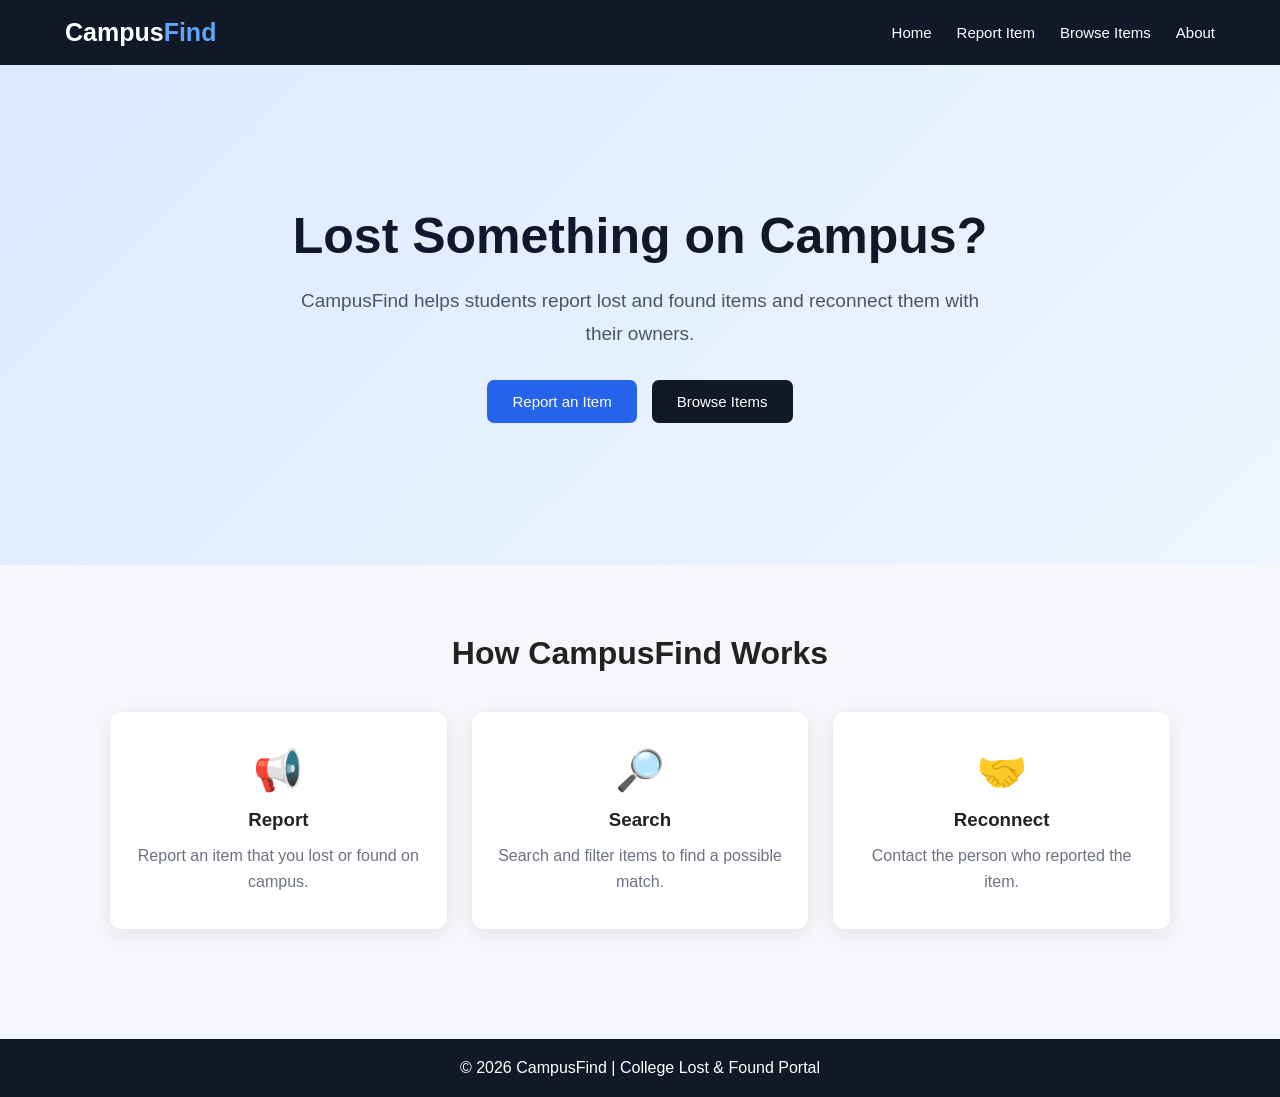
<file: index.html>
<!DOCTYPE html>
<html lang="en">
<head>
    <meta charset="UTF-8">
    <meta name="viewport" content="width=device-width, initial-scale=1.0">

    <title>CampusFind - College Lost & Found</title>

    <link rel="stylesheet" href="css/style.css">
</head>

<body>

    <!-- Navigation -->
    <header>
        <nav class="navbar">

            <div class="logo">
                Campus<span>Find</span>
            </div>

            <div class="nav-links">
                <a href="index.html">Home</a>
                <a href="report.html">Report Item</a>
                <a href="items.html">Browse Items</a>
                <a href="about.html">About</a>
            </div>

        </nav>
    </header>


    <!-- Hero Section -->
    <section class="hero">

        <div class="hero-content">

            <h1>Lost Something on Campus?</h1>

            <p>
                CampusFind helps students report lost and found
                items and reconnect them with their owners.
            </p>

            <div class="hero-buttons">

                <a href="report.html" class="btn">
                    Report an Item
                </a>

                <a href="items.html" class="btn secondary-btn">
                    Browse Items
                </a>

            </div>

        </div>

    </section>


    <!-- Features -->
    <section class="features">

        <h2>How CampusFind Works</h2>

        <div class="feature-container">

            <div class="feature-card">
                <div class="feature-icon">📢</div>
                <h3>Report</h3>
                <p>
                    Report an item that you lost or found on campus.
                </p>
            </div>


            <div class="feature-card">
                <div class="feature-icon">🔎</div>
                <h3>Search</h3>
                <p>
                    Search and filter items to find a possible match.
                </p>
            </div>


            <div class="feature-card">
                <div class="feature-icon">🤝</div>
                <h3>Reconnect</h3>
                <p>
                    Contact the person who reported the item.
                </p>
            </div>

        </div>

    </section>


    <!-- Footer -->
    <footer>

        <p>
            © 2026 CampusFind | College Lost & Found Portal
        </p>

    </footer>

</body>
</html>
</file>
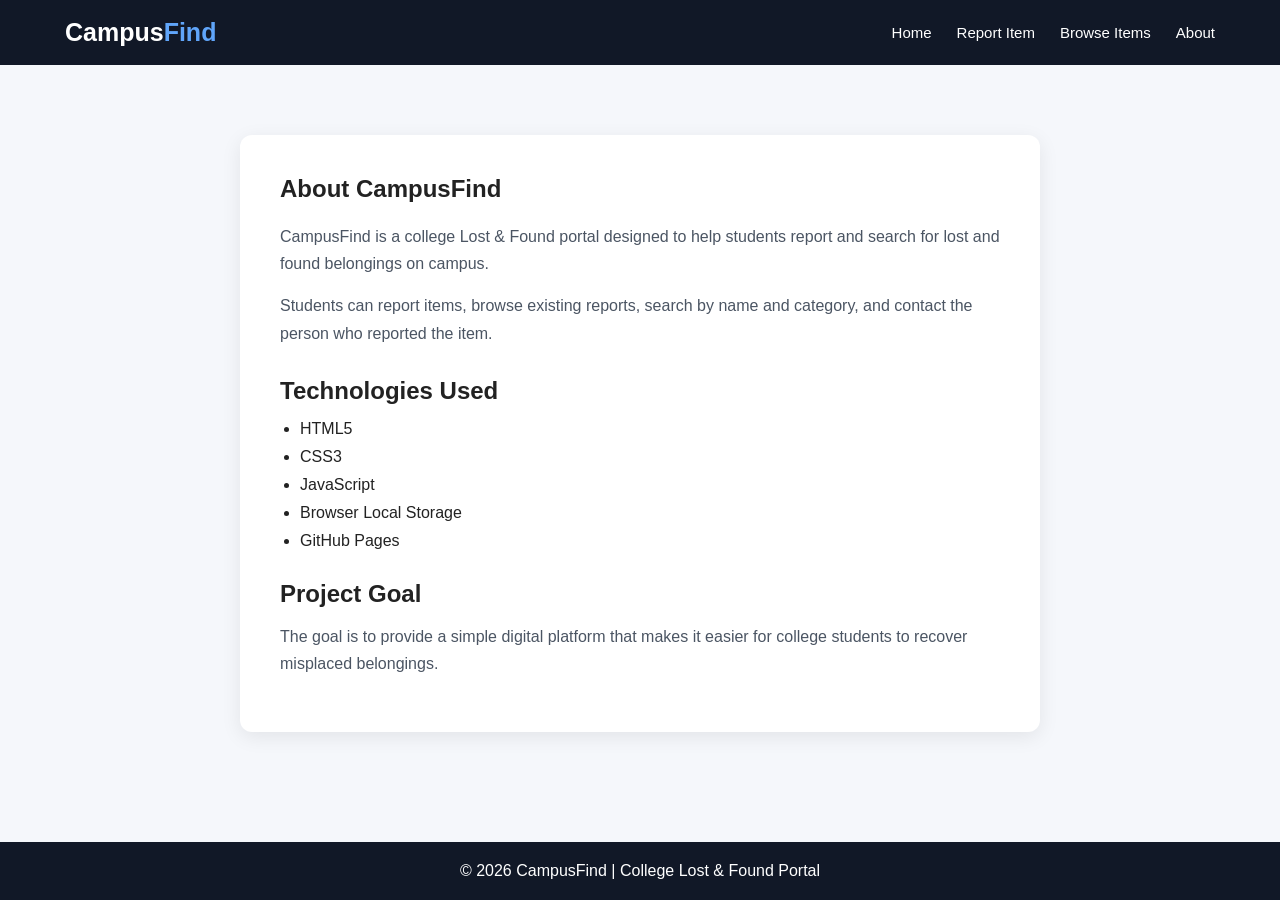
<file: about.html>
<!DOCTYPE html>
<html lang="en">

<head>

    <meta charset="UTF-8">
    <meta name="viewport" content="width=device-width, initial-scale=1.0">

    <title>About - CampusFind</title>

    <link rel="stylesheet" href="css/style.css">

</head>

<body>


<header>

    <nav class="navbar">

        <div class="logo">
            Campus<span>Find</span>
        </div>

        <div class="nav-links">

            <a href="index.html">Home</a>
            <a href="report.html">Report Item</a>
            <a href="items.html">Browse Items</a>
            <a href="about.html">About</a>

        </div>

    </nav>

</header>


<section class="about-section">

    <div class="about-card">

        <h1>About CampusFind</h1>

        <p>
            CampusFind is a college Lost & Found portal designed
            to help students report and search for lost and found
            belongings on campus.
        </p>

        <p>
            Students can report items, browse existing reports,
            search by name and category, and contact the person
            who reported the item.
        </p>

        <h2>Technologies Used</h2>

        <ul>

            <li>HTML5</li>
            <li>CSS3</li>
            <li>JavaScript</li>
            <li>Browser Local Storage</li>
            <li>GitHub Pages</li>

        </ul>

        <h2>Project Goal</h2>

        <p>
            The goal is to provide a simple digital platform that
            makes it easier for college students to recover
            misplaced belongings.
        </p>

    </div>

</section>


<footer>

    <p>
        © 2026 CampusFind | College Lost & Found Portal
    </p>

</footer>


</body>
</html>
</file>
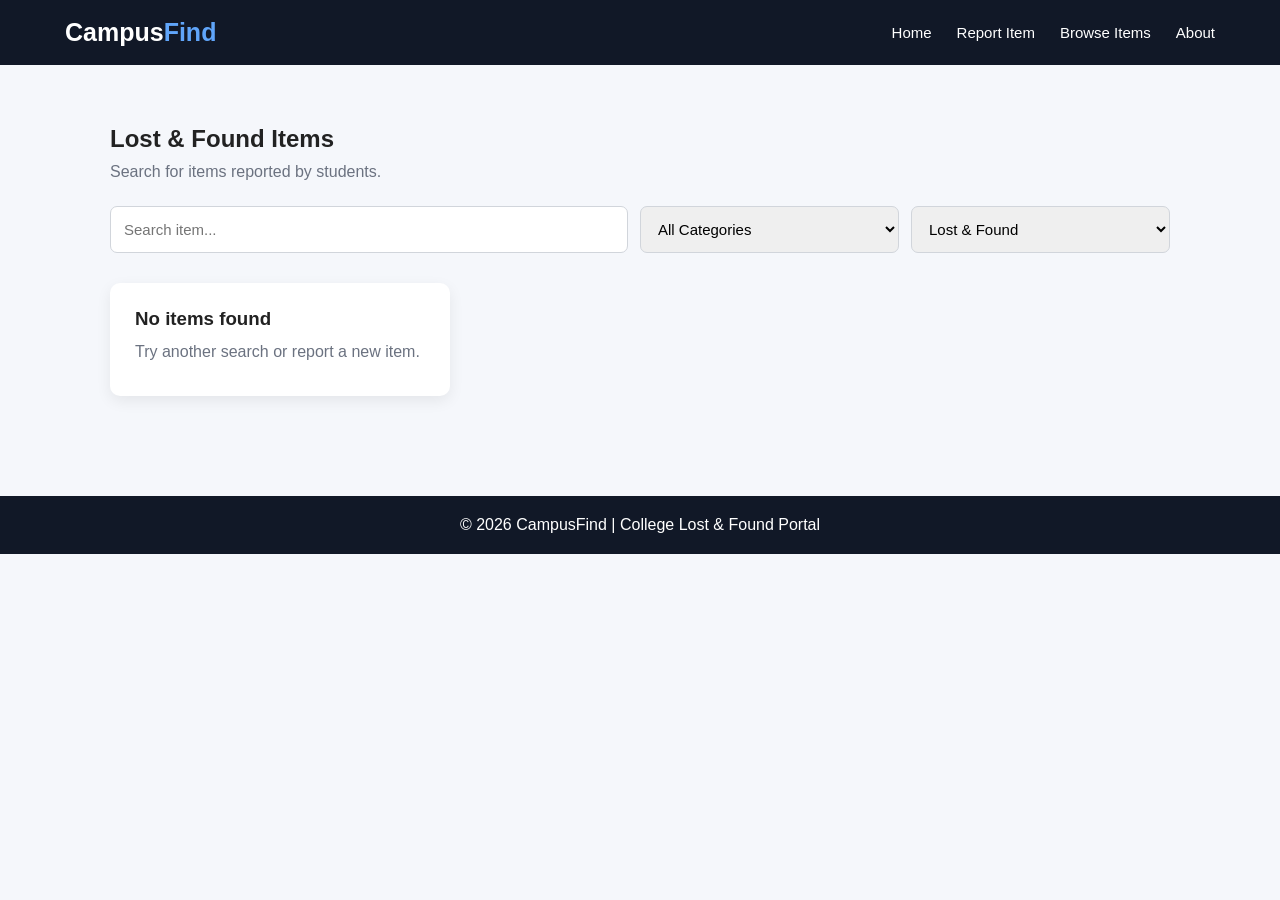
<file: items.html>
<!DOCTYPE html>
<html lang="en">

<head>

    <meta charset="UTF-8">
    <meta name="viewport" content="width=device-width, initial-scale=1.0">

    <title>Browse Items - CampusFind</title>

    <link rel="stylesheet" href="css/style.css">

</head>

<body>


<header>

    <nav class="navbar">

        <div class="logo">
            Campus<span>Find</span>
        </div>

        <div class="nav-links">

            <a href="index.html">Home</a>
            <a href="report.html">Report Item</a>
            <a href="items.html">Browse Items</a>
            <a href="about.html">About</a>

        </div>

    </nav>

</header>


<section class="items-section">

    <h1>Lost & Found Items</h1>

    <p>
        Search for items reported by students.
    </p>


    <!-- Search -->

    <div class="search-area">

        <input
            type="text"
            id="searchInput"
            placeholder="Search item..."
        >


        <select id="filterCategory">

            <option value="All">
                All Categories
            </option>

            <option value="ID Card">
                ID Card
            </option>

            <option value="Electronics">
                Electronics
            </option>

            <option value="Books">
                Books
            </option>

            <option value="Bags">
                Bags
            </option>

            <option value="Accessories">
                Accessories
            </option>

            <option value="Keys">
                Keys
            </option>

            <option value="Other">
                Other
            </option>

        </select>


        <select id="filterType">

            <option value="All">
                Lost & Found
            </option>

            <option value="Lost">
                Lost
            </option>

            <option value="Found">
                Found
            </option>

        </select>

    </div>


    <!-- Items -->

    <div id="itemsContainer" class="items-container">

    </div>


</section>


<footer>

    <p>
        © 2026 CampusFind | College Lost & Found Portal
    </p>

</footer>


<script src="js/script.js"></script>

</body>
</html>
</file>
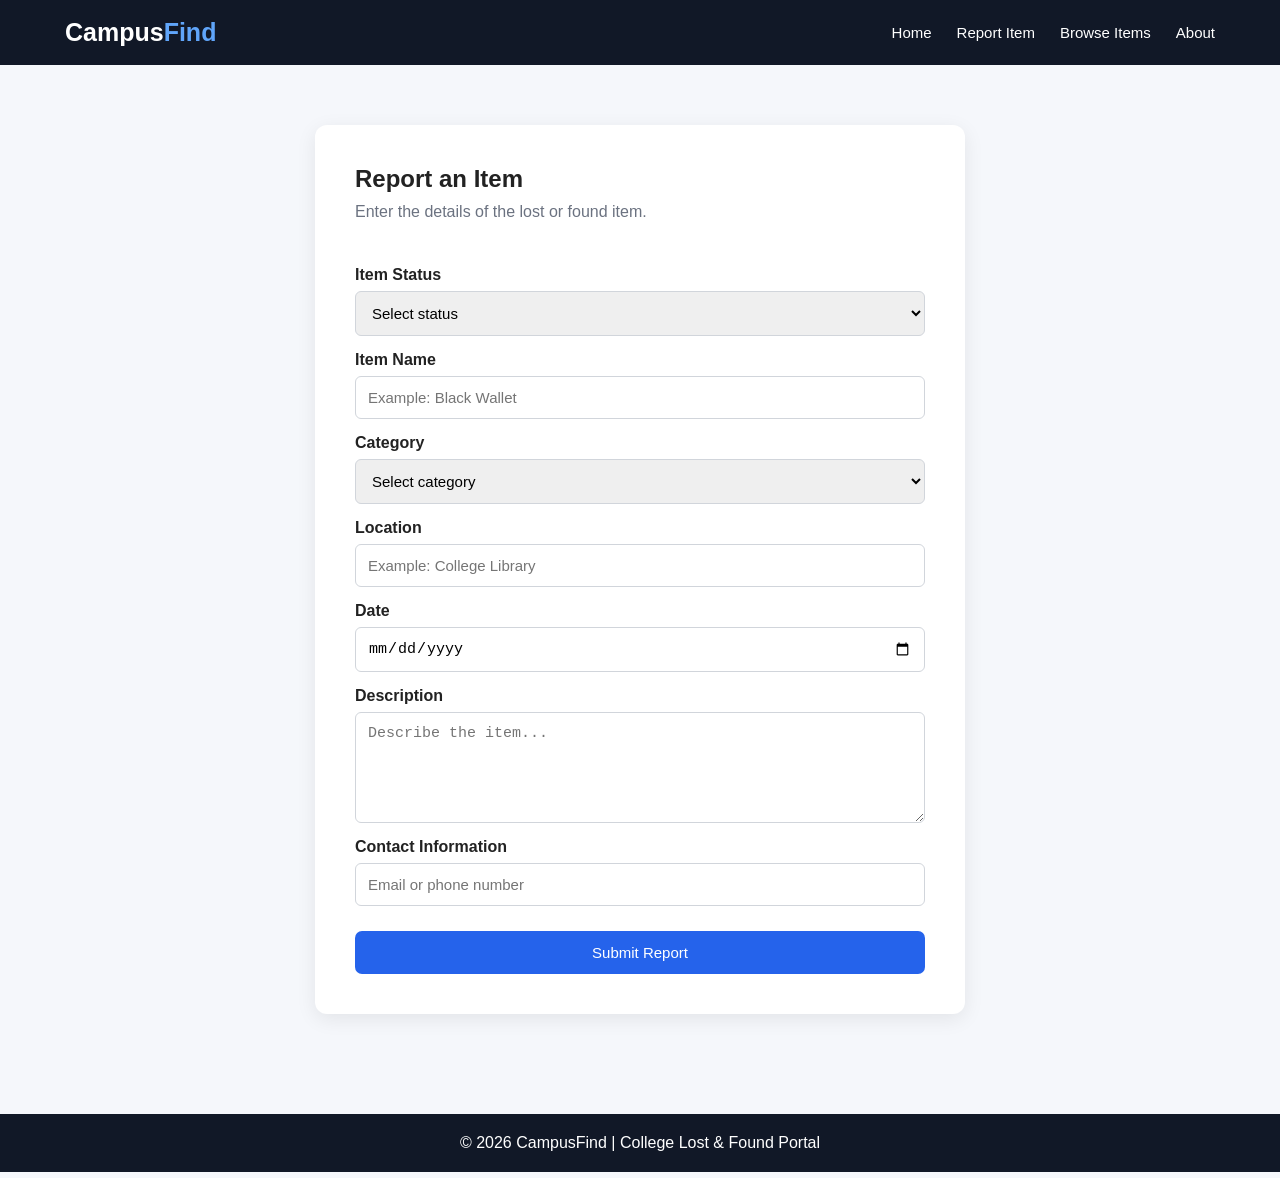
<file: report.html>
<!DOCTYPE html>
<html lang="en">

<head>

    <meta charset="UTF-8">
    <meta name="viewport" content="width=device-width, initial-scale=1.0">

    <title>Report Item - CampusFind</title>

    <link rel="stylesheet" href="css/style.css">

</head>

<body>


<header>

    <nav class="navbar">

        <div class="logo">
            Campus<span>Find</span>
        </div>

        <div class="nav-links">

            <a href="index.html">Home</a>
            <a href="report.html">Report Item</a>
            <a href="items.html">Browse Items</a>
            <a href="about.html">About</a>

        </div>

    </nav>

</header>


<section class="form-section">

    <div class="form-container">

        <h1>Report an Item</h1>

        <p class="form-description">
            Enter the details of the lost or found item.
        </p>


        <form id="itemForm">


            <!-- Lost / Found -->

            <label for="type">
                Item Status
            </label>

            <select id="type" required>

                <option value="">
                    Select status
                </option>

                <option value="Lost">
                    Lost
                </option>

                <option value="Found">
                    Found
                </option>

            </select>


            <!-- Item Name -->

            <label for="itemName">
                Item Name
            </label>

            <input
                type="text"
                id="itemName"
                placeholder="Example: Black Wallet"
                required
            >


            <!-- Category -->

            <label for="category">
                Category
            </label>

            <select id="category" required>

                <option value="">
                    Select category
                </option>

                <option value="ID Card">ID Card</option>
                <option value="Electronics">Electronics</option>
                <option value="Books">Books</option>
                <option value="Bags">Bags</option>
                <option value="Accessories">Accessories</option>
                <option value="Keys">Keys</option>
                <option value="Other">Other</option>

            </select>


            <!-- Location -->

            <label for="location">
                Location
            </label>

            <input
                type="text"
                id="location"
                placeholder="Example: College Library"
                required
            >


            <!-- Date -->

            <label for="date">
                Date
            </label>

            <input
                type="date"
                id="date"
                required
            >


            <!-- Description -->

            <label for="description">
                Description
            </label>

            <textarea
                id="description"
                rows="5"
                placeholder="Describe the item..."
                required
            ></textarea>


            <!-- Contact -->

            <label for="contact">
                Contact Information
            </label>

            <input
                type="text"
                id="contact"
                placeholder="Email or phone number"
                required
            >


            <button type="submit" class="btn submit-btn">
                Submit Report
            </button>


        </form>

    </div>

</section>


<footer>

    <p>
        © 2026 CampusFind | College Lost & Found Portal
    </p>

</footer>


<script src="js/script.js"></script>

</body>
</html>
</file>
<file: css/style.css>
* {
    margin: 0;
    padding: 0;
    box-sizing: border-box;
}


body {
    font-family: Arial, sans-serif;
    background: #f5f7fb;
    color: #222;
    min-height: 100vh;
}


/* Navigation */

header {
    background: #111827;
}


.navbar {
    max-width: 1200px;
    margin: auto;

    display: flex;
    justify-content: space-between;
    align-items: center;

    padding: 18px 25px;
}


.logo {
    font-size: 25px;
    font-weight: bold;
    color: white;
}


.logo span {
    color: #60a5fa;
}


.nav-links {
    display: flex;
    gap: 25px;
}


.nav-links a {
    color: white;
    text-decoration: none;
    font-size: 15px;
}


.nav-links a:hover {
    color: #60a5fa;
}


/* Hero */

.hero {
    min-height: 500px;

    display: flex;
    justify-content: center;
    align-items: center;

    text-align: center;

    padding: 50px 20px;

    background: linear-gradient(
        135deg,
        #dbeafe,
        #eff6ff
    );
}


.hero-content {
    max-width: 700px;
}


.hero h1 {
    font-size: 50px;
    margin-bottom: 20px;
    color: #111827;
}


.hero p {
    font-size: 19px;
    line-height: 1.7;
    margin-bottom: 30px;
    color: #4b5563;
}


.hero-buttons {
    display: flex;
    justify-content: center;
    gap: 15px;
}


/* Buttons */

.btn {
    display: inline-block;

    background: #2563eb;
    color: white;

    padding: 13px 25px;

    border-radius: 7px;

    text-decoration: none;

    border: none;

    cursor: pointer;

    font-size: 15px;
}


.btn:hover {
    background: #1d4ed8;
}


.secondary-btn {
    background: #111827;
}


.secondary-btn:hover {
    background: #374151;
}


/* Features */

.features {
    max-width: 1100px;
    margin: auto;
    padding: 70px 20px;
    text-align: center;
}


.features h2 {
    font-size: 32px;
    margin-bottom: 40px;
}


.feature-container {
    display: grid;

    grid-template-columns:
        repeat(3, 1fr);

    gap: 25px;
}


.feature-card {
    background: white;

    padding: 35px 25px;

    border-radius: 12px;

    box-shadow:
        0 5px 20px rgba(0, 0, 0, 0.08);
}


.feature-icon {
    font-size: 40px;
    margin-bottom: 15px;
}


.feature-card h3 {
    margin-bottom: 12px;
}


.feature-card p {
    color: #6b7280;
    line-height: 1.6;
}


/* Form */

.form-section {
    padding: 60px 20px;
}


.form-container {
    max-width: 650px;

    margin: auto;

    background: white;

    padding: 40px;

    border-radius: 12px;

    box-shadow:
        0 5px 20px rgba(0, 0, 0, 0.08);
}


.form-container h1 {
    margin-bottom: 10px;
}


.form-description {
    color: #6b7280;
    margin-bottom: 30px;
}


form {
    display: flex;
    flex-direction: column;
}


form label {
    margin-top: 15px;
    margin-bottom: 7px;
    font-weight: bold;
}


form input,
form select,
form textarea {

    width: 100%;

    padding: 12px;

    border: 1px solid #d1d5db;

    border-radius: 6px;

    font-size: 15px;

    outline: none;
}


form input:focus,
form select:focus,
form textarea:focus {

    border-color: #2563eb;
}


.submit-btn {
    margin-top: 25px;
}


/* Items */

.items-section {
    max-width: 1100px;

    margin: auto;

    padding: 60px 20px;
}


.items-section h1 {
    margin-bottom: 10px;
}


.items-section > p {
    color: #6b7280;
    margin-bottom: 25px;
}


.search-area {
    display: grid;

    grid-template-columns:
        2fr 1fr 1fr;

    gap: 12px;

    margin-bottom: 30px;
}


.search-area input,
.search-area select {

    padding: 13px;

    border: 1px solid #d1d5db;

    border-radius: 7px;

    font-size: 15px;
}


/* Item cards */

.items-container {

    display: grid;

    grid-template-columns:
        repeat(3, 1fr);

    gap: 20px;
}


.item-card {

    background: white;

    padding: 25px;

    border-radius: 10px;

    box-shadow:
        0 5px 15px rgba(0, 0, 0, 0.07);
}


.item-card h3 {
    margin-bottom: 10px;
}


.item-card p {
    color: #6b7280;

    margin: 7px 0;

    line-height: 1.5;
}


.status {

    display: inline-block;

    padding: 5px 10px;

    border-radius: 20px;

    font-size: 12px;

    font-weight: bold;

    margin-bottom: 12px;
}


.status-lost {
    background: #fee2e2;
    color: #b91c1c;
}


.status-found {
    background: #dcfce7;
    color: #15803d;
}


.delete-btn {

    margin-top: 15px;

    padding: 8px 12px;

    background: #ef4444;

    color: white;

    border: none;

    border-radius: 5px;

    cursor: pointer;
}


.delete-btn:hover {
    background: #dc2626;
}


/* About */

.about-section {
    padding: 70px 20px;
}


.about-card {

    max-width: 800px;

    margin: auto;

    background: white;

    padding: 40px;

    border-radius: 12px;

    box-shadow:
        0 5px 20px rgba(0, 0, 0, 0.08);
}


.about-card h1 {
    margin-bottom: 20px;
}


.about-card h2 {
    margin-top: 30px;
    margin-bottom: 15px;
}


.about-card p {
    color: #4b5563;

    line-height: 1.7;

    margin-bottom: 15px;
}


.about-card li {
    margin: 10px 0;

    margin-left: 20px;
}


/* Footer */

footer {

    text-align: center;

    background: #111827;

    color: white;

    padding: 20px;

    margin-top: 40px;
}


/* Responsive */

@media (max-width: 768px) {

    .navbar {
        flex-direction: column;
        gap: 15px;
    }


    .nav-links {
        flex-wrap: wrap;
        justify-content: center;
    }


    .hero h1 {
        font-size: 36px;
    }


    .feature-container,
    .items-container {

        grid-template-columns: 1fr;
    }


    .search-area {

        grid-template-columns: 1fr;
    }


    .hero-buttons {

        flex-direction: column;
    }


    .form-container {
        padding: 25px;
    }

}
</file>
